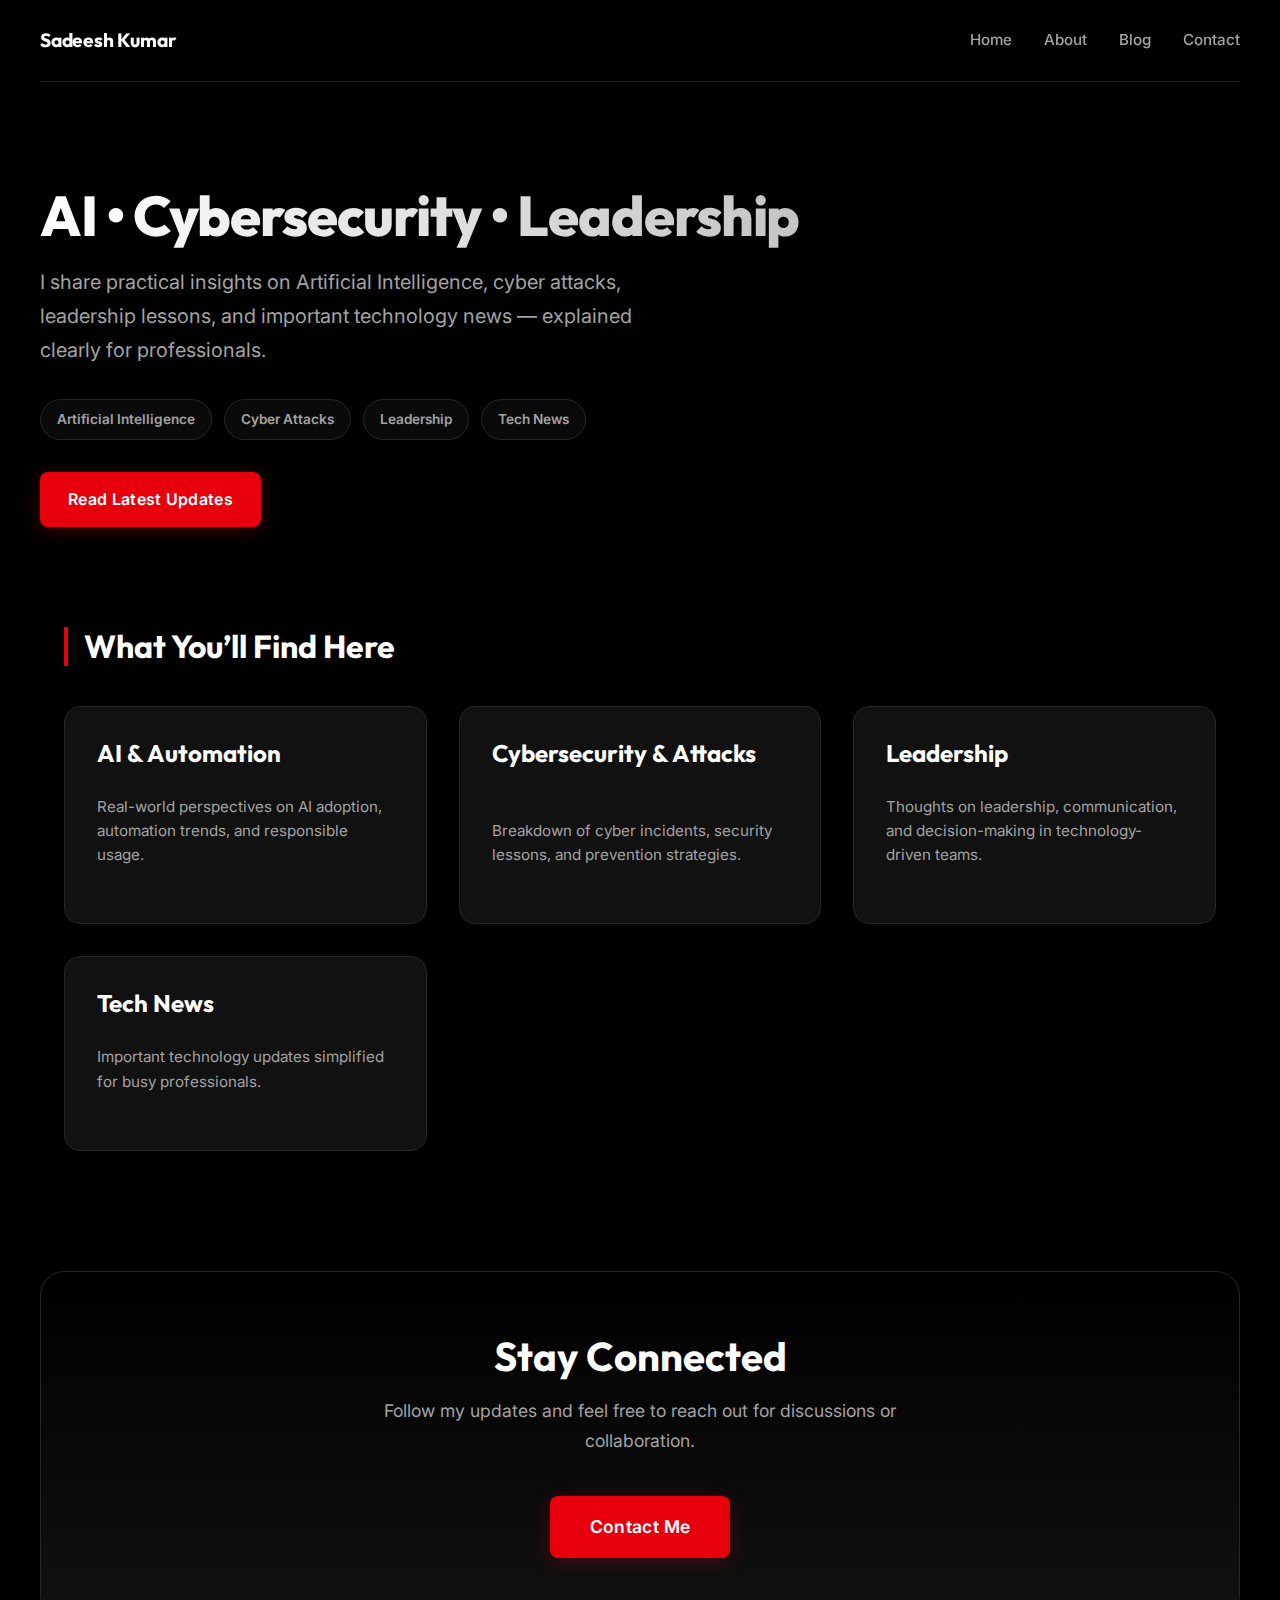
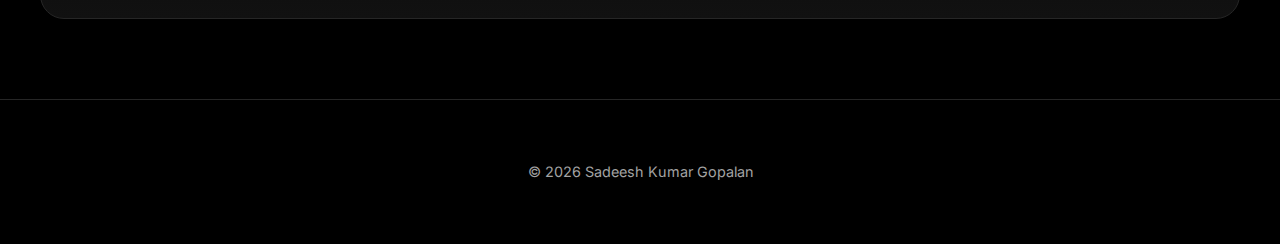
<file: index.html>
<!-- ===================== index.html ===================== -->
<!DOCTYPE html>
<html lang="en">

<head>
    <meta charset="utf-8" />
    <meta name="viewport" content="width=device-width, initial-scale=1" />
    <title>Home | Sadeesh Kumar</title>
    <link rel="stylesheet" href="assets/style.css">

</head>

<body>


    <header class="header container">
        <div class="logo" style="font-weight: bold; font-size: 1.2rem;">Sadeesh Kumar</div>
        <nav class="nav">
            <a href="index.html">Home</a>
            <a href="about.html">About</a>
            <a href="blog.html">Blog</a>
            <a href="#contact">Contact</a>
        </nav>
    </header>


    <section class="hero container">
        <div>
            <h1 class="h1">AI • Cybersecurity • Leadership</h1>
            <p class="h2">I share practical insights on Artificial Intelligence, cyber attacks, leadership lessons, and
                important
                technology news — explained clearly for professionals.</p>
            <div class="skills">
                <span>Artificial Intelligence</span>
                <span>Cyber Attacks</span>
                <span>Leadership</span>
                <span>Tech News</span>
            </div>
            <a class="read-more" href="blog.html">Read Latest Updates</a>
        </div>
        <!-- Optional: Add Profile Image here if available in assets -->
    </section>


    <section class="container">
        <h2 class="section-title">What You’ll Find Here</h2>
        <div class="grid">
            <div class="card">
                <h3>AI & Automation</h3>
                <p>Real-world perspectives on AI adoption, automation trends, and responsible usage.</p>
            </div>
            <div class="card">
                <h3>Cybersecurity & Attacks</h3>
                <p>Breakdown of cyber incidents, security lessons, and prevention strategies.</p>
            </div>
            <div class="card">
                <h3>Leadership</h3>
                <p>Thoughts on leadership, communication, and decision-making in technology-driven teams.</p>
            </div>
            <div class="card">
                <h3>Tech News</h3>
                <p>Important technology updates simplified for busy professionals.</p>
            </div>
        </div>
    </section>


    <section class="container contact-section" id="contact">
        <h2 class="section-title">Stay Connected</h2>
        <p>Follow my updates and feel free to reach out for discussions or collaboration.</p>
        <a class="read-more" href="mailto:mg.sadeeshkumar@gmail.com">Contact Me</a>
    </section>
<!-- Google tag (gtag.js) -->
<script async src="https://www.googletagmanager.com/gtag/js?id=G-6YX9M7XGCH"></script>
<script>
  window.dataLayer = window.dataLayer || [];
  function gtag(){dataLayer.push(arguments);}
  gtag('js', new Date());

  gtag('config', 'G-6YX9M7XGCH');
</script>

    <footer>
        © 2026 Sadeesh Kumar Gopalan
    </footer>


</body>

</html>
</file>
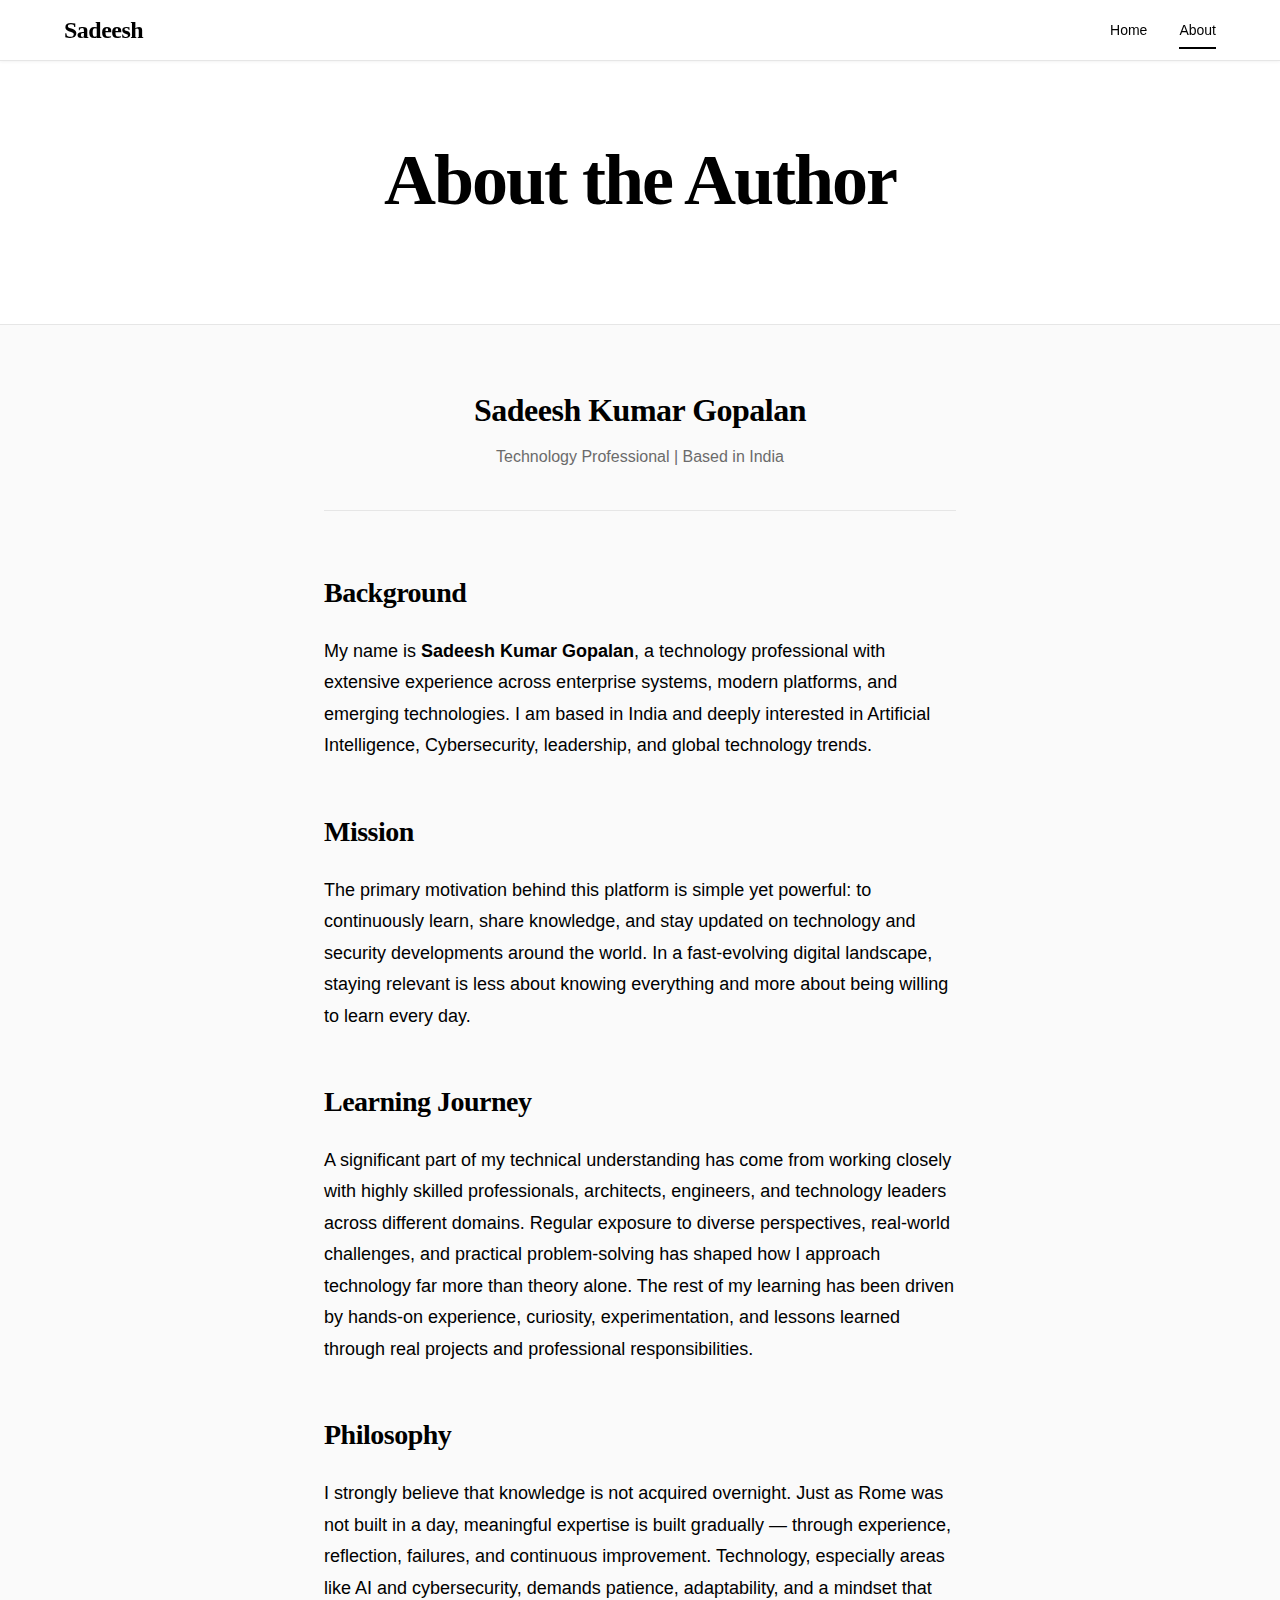
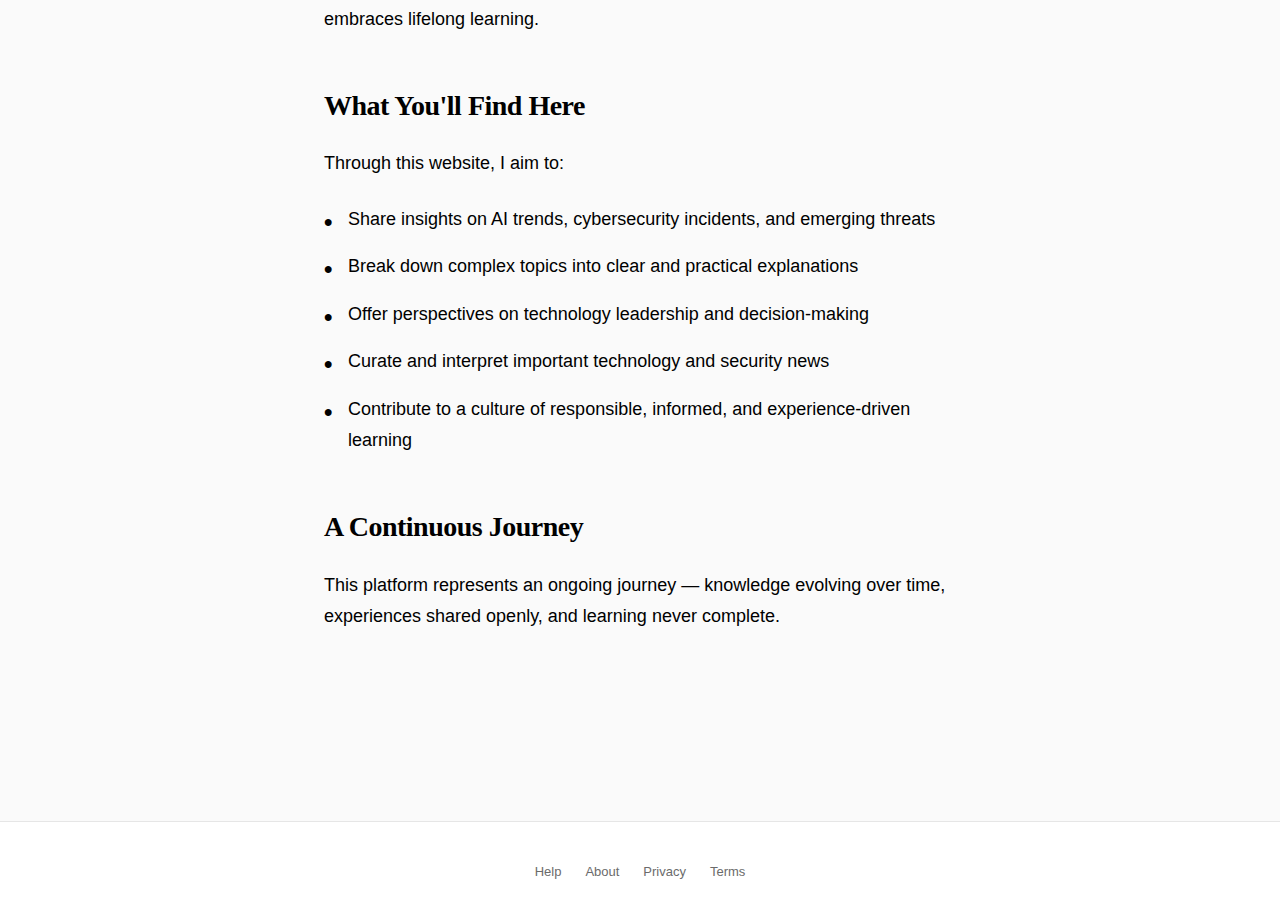
<file: about.html>
<!DOCTYPE html>
<html lang="en">
<head>
    <meta charset="UTF-8">
    <meta name="viewport" content="width=device-width, initial-scale=1.0">
    <title>About - Sadeesh's Blog</title>
    <link rel="stylesheet" href="css/style.css">
</head>
<body>
    <header>
        <div class="header-container">
            <a href="index.html" class="logo">Sadeesh</a>
            <nav class="main-nav">
                <a href="index.html" class="nav-link">Home</a>
                <a href="about.html" class="nav-link active">About</a>
            </nav>
        </div>
    </header>

    <main>
        <section class="hero">
            <div class="hero-content">
                <h1 class="hero-title">About the Author</h1>
            </div>
        </section>

        <section class="content-section">
            <div class="container">
                <article class="about-content">
                    <div class="about-intro">
                        <p class="about-name">Sadeesh Kumar Gopalan</p>
                        <p class="about-location">Technology Professional | Based in India</p>
                    </div>

                    <div class="about-section">
                        <h2>Background</h2>
                        <p>My name is <strong>Sadeesh Kumar Gopalan</strong>, a technology professional with extensive experience across enterprise systems, modern platforms, and emerging technologies. I am based in India and deeply interested in Artificial Intelligence, Cybersecurity, leadership, and global technology trends.</p>
                    </div>

                    <div class="about-section">
                        <h2>Mission</h2>
                        <p>The primary motivation behind this platform is simple yet powerful: to continuously learn, share knowledge, and stay updated on technology and security developments around the world. In a fast-evolving digital landscape, staying relevant is less about knowing everything and more about being willing to learn every day.</p>
                    </div>

                    <div class="about-section">
                        <h2>Learning Journey</h2>
                        <p>A significant part of my technical understanding has come from working closely with highly skilled professionals, architects, engineers, and technology leaders across different domains. Regular exposure to diverse perspectives, real-world challenges, and practical problem-solving has shaped how I approach technology far more than theory alone. The rest of my learning has been driven by hands-on experience, curiosity, experimentation, and lessons learned through real projects and professional responsibilities.</p>
                    </div>

                    <div class="about-section">
                        <h2>Philosophy</h2>
                        <p>I strongly believe that knowledge is not acquired overnight. Just as Rome was not built in a day, meaningful expertise is built gradually — through experience, reflection, failures, and continuous improvement. Technology, especially areas like AI and cybersecurity, demands patience, adaptability, and a mindset that embraces lifelong learning.</p>
                    </div>

                    <div class="about-section">
                        <h2>What You'll Find Here</h2>
                        <p>Through this website, I aim to:</p>
                        <ul class="about-goals">
                            <li>Share insights on AI trends, cybersecurity incidents, and emerging threats</li>
                            <li>Break down complex topics into clear and practical explanations</li>
                            <li>Offer perspectives on technology leadership and decision-making</li>
                            <li>Curate and interpret important technology and security news</li>
                            <li>Contribute to a culture of responsible, informed, and experience-driven learning</li>
                        </ul>
                    </div>

                    <div class="about-section">
                        <h2>A Continuous Journey</h2>
                        <p>This platform represents an ongoing journey — knowledge evolving over time, experiences shared openly, and learning never complete.</p>
                    </div>
                </article>
            </div>
        </section>
    </main>

    <footer>
        <div class="footer-container">
            <div class="footer-links">
                <a href="#">Help</a>
                <a href="about.html">About</a>
                <a href="#">Privacy</a>
                <a href="#">Terms</a>
            </div>
        </div>
    </footer>
</body>
</html>
</file>
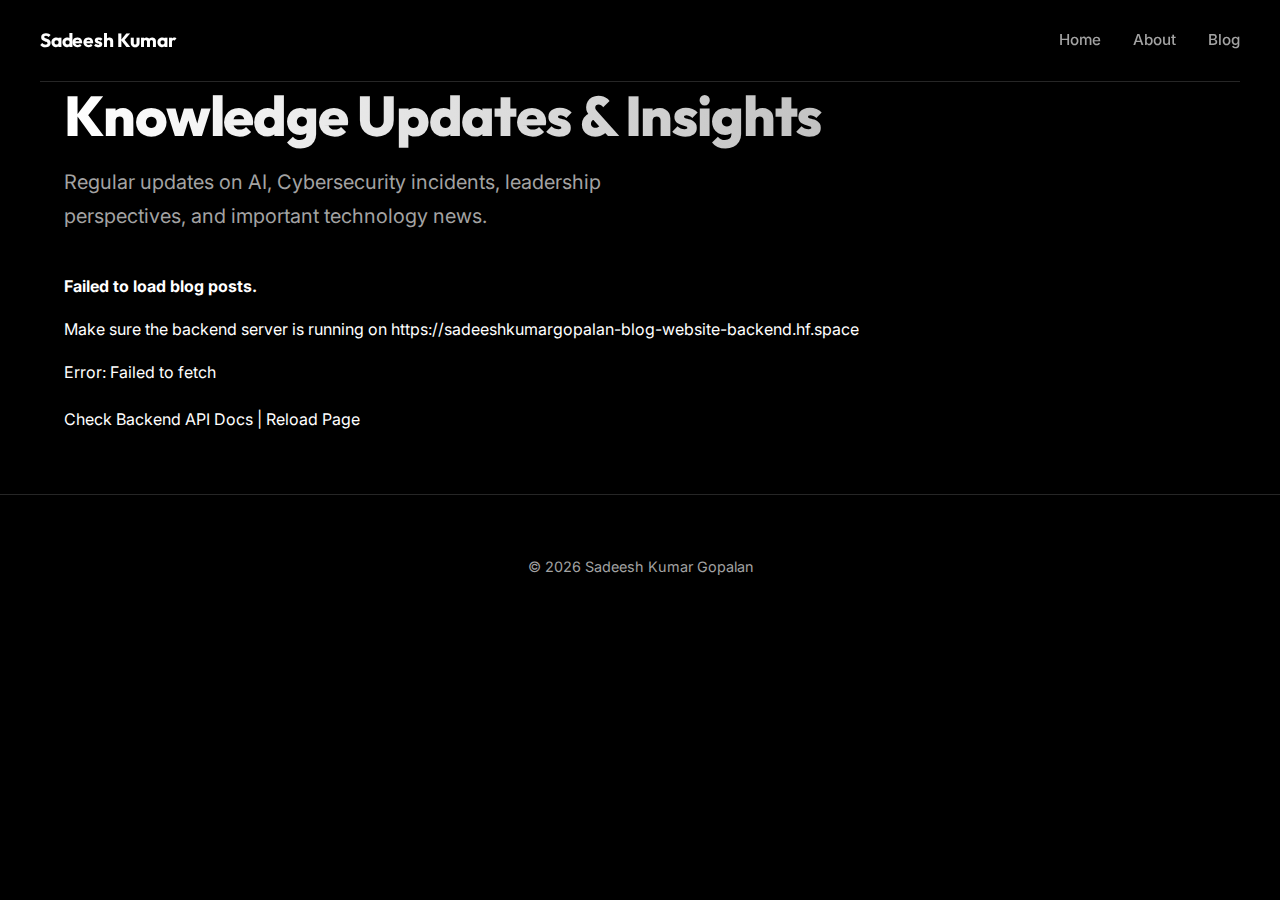
<file: blog.html>
<!DOCTYPE html>
<html lang="en">

<head>
    <meta charset="utf-8" />
    <meta name="viewport" content="width=device-width, initial-scale=1" />
    <title>Blog | Sadeesh Kumar</title>
    <link rel="stylesheet" href="./assets/style.css?v=2">

</head>

<body>
    <header class="header container">
        <div class="logo" style="font-weight: bold; font-size: 1.2rem;">Sadeesh Kumar</div>
        <nav class="nav">
            <a href="index.html">Home</a>
            <a href="about.html">About</a>
            <a href="blog.html">Blog</a>
        </nav>
    </header>

    <main class="container">
        <h1 class="h1">Knowledge Updates & Insights</h1>
        <p class="h2">Regular updates on AI, Cybersecurity incidents, leadership perspectives, and important technology
            news.</p>

        <!-- Blog posts will be loaded here dynamically -->
        <div id="blogPosts"></div>

        <!-- Single post view (hidden by default, shown when ?id= is in URL) -->
        <div id="blogPost" style="display: none;"></div>
    </main>

    <footer>
        © 2026 Sadeesh Kumar Gopalan
    </footer>

    <script src="config.js?v=cachebust1"></script>
    <script src="js/blog.js?v=cachebust1"></script>
</body>
<!-- Google tag (gtag.js) -->
<script async src="https://www.googletagmanager.com/gtag/js?id=G-P6031WHXVW"></script>
<script>
    window.dataLayer = window.dataLayer || [];
    function gtag() { dataLayer.push(arguments); }
    gtag('js', new Date());

    gtag('config', 'G-QPCFW1N27F');
</script>

</html>
</file>
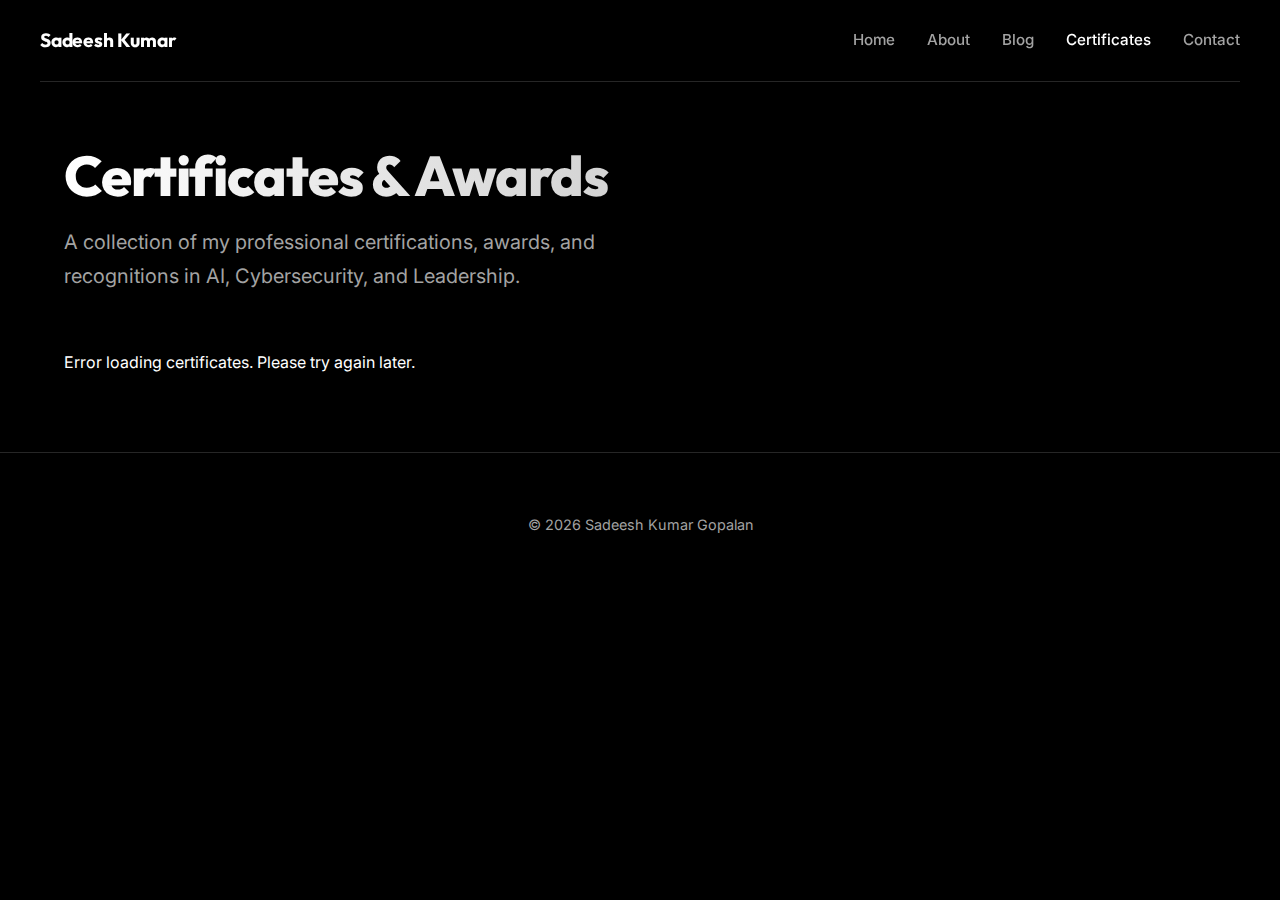
<file: certificates.html>
<!-- ===================== certificates.html ===================== -->
<!DOCTYPE html>
<html lang="en">

<head>
    <meta charset="utf-8" />
    <meta name="viewport" content="width=device-width, initial-scale=1" />
    <title>Certificates & Awards | Sadeesh Kumar</title>
    <link rel="stylesheet" href="assets/style.css">
    <style>
        .cert-grid {
            display: grid;
            grid-template-columns: repeat(auto-fill, minmax(350px, 1fr));
            gap: 32px;
            margin-top: 40px;
        }

        .cert-card {
            background: var(--card-bg);
            border: 1px solid var(--border);
            border-radius: var(--radius-md);
            overflow: hidden;
            transition: all 0.3s cubic-bezier(0.4, 0, 0.2, 1);
            display: flex;
            flex-direction: column;
        }

        .cert-card:hover {
            transform: translateY(-8px);
            border-color: var(--accent);
            box-shadow: 0 20px 40px rgba(0, 0, 0, 0.6);
        }

        .cert-image-container {
            width: 100%;
            aspect-ratio: 4/3;
            overflow: hidden;
            background: #000;
            border-bottom: 1px solid var(--border);
            cursor: pointer;
        }

        .cert-image {
            width: 100%;
            height: 100%;
            object-fit: cover;
            transition: transform 0.5s ease;
        }

        .cert-card:hover .cert-image {
            transform: scale(1.05);
        }

        .cert-info {
            padding: 24px;
        }

        .cert-issuer {
            color: var(--accent);
            font-size: 0.8rem;
            text-transform: uppercase;
            letter-spacing: 0.05em;
            font-weight: 700;
            margin-bottom: 8px;
        }

        .cert-title {
            font-size: 1.25rem;
            font-weight: 700;
            margin-bottom: 12px;
            color: #ffffff;
        }

        .cert-date {
            font-size: 0.85rem;
            color: var(--text-muted);
            margin-bottom: 16px;
        }

        .cert-desc {
            font-size: 0.95rem;
            color: var(--text-muted);
            line-height: 1.6;
        }

        /* Modal for full image */
        .modal {
            display: none;
            position: fixed;
            z-index: 1000;
            top: 0;
            left: 0;
            width: 100%;
            height: 100%;
            background: rgba(0, 0, 0, 0.9);
            backdrop-filter: blur(5px);
            justify-content: center;
            align-items: center;
            padding: 40px;
        }

        .modal-content {
            max-width: 90%;
            max-height: 90%;
            border-radius: var(--radius-md);
            box-shadow: 0 0 50px rgba(0,0,0,0.5);
        }

        .close-modal {
            position: absolute;
            top: 20px;
            right: 40px;
            color: #fff;
            font-size: 40px;
            font-weight: bold;
            cursor: pointer;
        }
    </style>
</head>

<body>

    <header class="header container">
        <div class="logo" style="font-weight: bold; font-size: 1.2rem;">Sadeesh Kumar</div>
        <nav class="nav">
            <a href="index.html">Home</a>
            <a href="about.html">About</a>
            <a href="blog.html">Blog</a>
            <a href="certificates.html" class="active">Certificates</a>
            <a href="index.html#contact">Contact</a>
        </nav>
    </header>

    <section class="container" style="margin-top: 60px;">
        <h1 class="h1">Certificates & Awards</h1>
        <p class="h2">A collection of my professional certifications, awards, and recognitions in AI, Cybersecurity, and Leadership.</p>

        <div id="certContainer" class="cert-grid">
            <!-- Loading State -->
            <div style="grid-column: 1/-1; text-align: center; padding: 40px; color: var(--text-muted);">
                Loading certificates...
            </div>
        </div>
    </section>

    <div id="imageModal" class="modal">
        <span class="close-modal">&times;</span>
        <img class="modal-content" id="modalImg">
    </div>

    <footer>
        © 2026 Sadeesh Kumar Gopalan
    </footer>

    <script src="config.js"></script>
    <script>
        const API_BASE_URL = window.API_BASE_URL || 'http://127.0.0.1:8000';
        document.addEventListener('DOMContentLoaded', async () => {
            const certContainer = document.getElementById('certContainer');
            const modal = document.getElementById('imageModal');
            const modalImg = document.getElementById('modalImg');
            const closeBtn = document.querySelector('.close-modal');

            closeBtn.onclick = () => modal.style.display = "none";
            window.onclick = (e) => { if (e.target == modal) modal.style.display = "none"; }

            try {
                const response = await fetch(`${API_BASE_URL}/api/certificates`);
                const certs = await response.json();

                if (certs.length === 0) {
                    certContainer.innerHTML = `
                        <div style="grid-column: 1/-1; text-align: center; padding: 40px; color: var(--text-muted); background: var(--card-bg); border-radius: var(--radius-md); border: 1px dashed var(--border);">
                            <p>No certificates uploaded yet.</p>
                        </div>
                    `;
                    return;
                }

                certContainer.innerHTML = certs.map(cert => `
                    <div class="cert-card">
                        <div class="cert-image-container" onclick="openModal('${API_BASE_URL}/uploads/${cert.image_url}')">
                            <img src="${API_BASE_URL}/uploads/${cert.image_url}" alt="${cert.title}" class="cert-image">
                        </div>
                        <div class="cert-info">
                            <div class="cert-issuer">${cert.issuer || ''}</div>
                            <h3 class="cert-title">${cert.title}</h3>
                            <div class="cert-date">${cert.issue_date || ''}</div>
                            <p class="cert-desc">${cert.description || ''}</p>
                        </div>
                    </div>
                `).join('');

            } catch (error) {
                console.error('Error fetching certificates:', error);
                certContainer.innerHTML = '<p>Error loading certificates. Please try again later.</p>';
            }
        });

        function openModal(imgSrc) {
            const modal = document.getElementById('imageModal');
            const modalImg = document.getElementById('modalImg');
            modal.style.display = "flex";
            modalImg.src = imgSrc;
        }
    </script>

</body>

</html>
</file>
<file: assets/style.css>
/* assets/style.css - World Class Premium Blog Styling */
@import url('https://fonts.googleapis.com/css2?family=Inter:wght@400;500;600&family=Outfit:wght@500;700;800&display=swap');

:root {
  --primary: #000000;
  --secondary: #0a0a0a;
  /* Slightly lighter black for contrast */
  --card-bg: #111111;
  /* Card background */
  --accent: #e7000b;
  /* Vibrant Red */
  --accent-glow: rgba(231, 0, 11, 0.25);
  --text-main: #ffffff;
  --text-muted: #a3a3a3;
  --border: #262626;

  --font-heading: 'Outfit', sans-serif;
  --font-body: 'Inter', sans-serif;

  --max-w: 1200px;
  --radius-sm: 8px;
  --radius-md: 16px;
  --radius-lg: 24px;
}

* {
  box-sizing: border-box;
}

body {
  margin: 0;
  padding: 0;
  background-color: var(--primary);
  color: var(--text-main);
  font-family: var(--font-body);
  line-height: 1.7;
  -webkit-font-smoothing: antialiased;
}

/* Typography */
h1,
h2,
h3,
h4,
h5,
h6 {
  font-family: var(--font-heading);
  color: var(--text-main);
  margin: 0;
  line-height: 1.2;
}

.h1 {
  font-size: 3.5rem;
  font-weight: 800;
  letter-spacing: -0.02em;
  color: #ffffff;
  /* Fallback color */
  background: linear-gradient(to right, #ffffff 0%, #a3a3a3 100%);
  background-clip: text;
  -webkit-background-clip: text;
  -webkit-text-fill-color: transparent;
}

.h2 {
  font-size: 1.25rem;
  font-weight: 400;
  color: var(--text-muted);
  margin-top: 16px;
  max-width: 600px;
}

.section-title {
  font-size: 2rem;
  font-weight: 700;
  margin-bottom: 24px;
  border-left: 4px solid var(--accent);
  padding-left: 16px;
}

a {
  color: inherit;
  text-decoration: none;
  transition: all 0.2s ease;
}

/* Layout */
.container {
  max-width: var(--max-w);
  margin: 0 auto;
  padding: 0 24px;
}

/* Header */
.header {
  padding: 24px 0;
  display: flex;
  justify-content: space-between;
  align-items: center;
  border-bottom: 1px solid var(--border);
  position: sticky;
  top: 0;
  background: rgba(0, 0, 0, 0.8);
  backdrop-filter: blur(10px);
  z-index: 100;
}

.logo {
  font-family: var(--font-heading);
  font-weight: 800;
  font-size: 1.5rem;
  letter-spacing: -0.01em;
}

.nav {
  display: flex;
  gap: 32px;
}

.nav a {
  font-weight: 500;
  font-size: 0.95rem;
  color: var(--text-muted);
}

.nav a:hover,
.nav a.active {
  color: var(--text-main);
}

/* Hero Section */
.hero {
  padding: 100px 0;
  display: flex;
  flex-direction: column;
  justify-content: center;
  min-height: 60vh;
}

.skills {
  margin-top: 32px;
  display: flex;
  gap: 12px;
  flex-wrap: wrap;
}

.skills span {
  padding: 8px 16px;
  background: var(--secondary);
  border: 1px solid var(--border);
  border-radius: 100px;
  font-size: 0.85rem;
  font-weight: 600;
  color: var(--text-muted);
  transition: transform 0.2s, border-color 0.2s;
}

.skills span:hover {
  border-color: var(--accent);
  color: var(--text-main);
  transform: translateY(-2px);
}

/* Buttons */
.read-more,
.cta {
  display: inline-flex;
  margin-top: 32px;
  padding: 14px 28px;
  background: var(--accent);
  color: white;
  border-radius: var(--radius-sm);
  font-weight: 600;
  font-size: 1rem;
  letter-spacing: 0.02em;
  transition: all 0.3s ease;
  box-shadow: 0 4px 20px var(--accent-glow);
}

.read-more:hover {
  transform: translateY(-3px);
  box-shadow: 0 8px 30px var(--accent-glow);
  filter: brightness(1.1);
}

/* Cards Grid */
.grid {
  display: grid;
  grid-template-columns: repeat(auto-fit, minmax(300px, 1fr));
  gap: 32px;
  margin-top: 40px;
}

.card {
  background: var(--card-bg);
  border: 1px solid var(--border);
  border-radius: var(--radius-md);
  padding: 32px;
  transition: all 0.3s cubic-bezier(0.4, 0, 0.2, 1);
  position: relative;
  overflow: hidden;
  display: flex;
  flex-direction: column;
  justify-content: space-between;
}

.card:hover {
  transform: translateY(-8px);
  border-color: var(--accent);
  box-shadow: 0 20px 40px rgba(0, 0, 0, 0.6);
}

.card h3 {
  font-size: 1.5rem;
  margin-bottom: 12px;
}

.card p {
  color: var(--text-muted);
  font-size: 0.95rem;
  margin-bottom: 24px;
  line-height: 1.6;
}

/* Contact Section */
.contact-section {
  text-align: center;
  margin-top: 120px;
  margin-bottom: 80px;
  padding: 60px 20px;
  background: linear-gradient(to bottom, transparent, var(--card-bg));
  border-radius: var(--radius-lg);
  border: 1px solid var(--border);
}

.contact-section .section-title {
  border-left: none;
  padding-left: 0;
  font-size: 2.5rem;
  margin-bottom: 16px;
}

.contact-section p {
  max-width: 600px;
  margin: 0 auto;
  color: var(--text-muted);
  font-size: 1.1rem;
}

.contact-section .read-more {
  margin-top: 40px;
  padding: 16px 40px;
  font-size: 1.1rem;
}

/* Category Filters */
.category-filters {
  display: flex;
  flex-wrap: wrap;
  gap: 12px;
  margin-bottom: 40px;
  margin-top: 24px;
}

.filter-btn {
  padding: 10px 20px;
  background: var(--secondary);
  border: 1px solid var(--border);
  border-radius: 100px;
  color: var(--text-muted);
  font-size: 0.9rem;
  font-weight: 600;
  cursor: pointer;
  transition: all 0.2s ease;
}

.filter-btn:hover {
  border-color: var(--accent);
  color: var(--text-main);
  transform: translateY(-2px);
}

.filter-btn.active {
  background: var(--accent);
  border-color: var(--accent);
  color: white;
  box-shadow: 0 4px 15px var(--accent-glow);
}


/* Blog Post List Styles */
#blogPosts {
  display: grid;
  grid-template-columns: repeat(3, 1fr);
  gap: 24px;
  margin-top: 40px;
}

.blog-post-card {
  background: var(--card-bg);
  border: 1px solid var(--border);
  border-radius: var(--radius-md);
  overflow: hidden;
  transition: all 0.3s ease;
  display: flex;
  flex-direction: column;
}

.blog-post-card:hover {
  border-color: var(--accent);
  transform: translateY(-4px);
  box-shadow: 0 10px 30px rgba(0, 0, 0, 0.5);
}

.post-image-container {
  background: #000;
  display: flex;
  justify-content: center;
  width: 100%;
  aspect-ratio: 16/9;
  overflow: hidden;
}

.post-image-preview {
  width: 100%;
  height: 100%;
  object-fit: cover;
  transition: transform 0.5s ease;
}

.blog-post-card:hover .post-image-preview {
  transform: scale(1.05);
}

.post-content {
  padding: 24px;
  display: flex;
  flex-direction: column;
  flex-grow: 1;
}

.post-meta {
  display: flex;
  gap: 16px;
  font-size: 0.8rem;
  color: var(--text-muted);
  margin-bottom: 12px;
  text-transform: uppercase;
  letter-spacing: 0.05em;
  font-weight: 600;
}

.post-category {
  color: var(--accent);
}

.post-title {
  font-size: 1.5rem;
  font-weight: 700;
  margin-bottom: 12px;
  margin-top: 0;
  color: #ffffff;
  line-height: 1.3;
}

.post-title a:hover {
  color: var(--accent);
}

.post-content .read-more {
  margin-top: auto;
  align-self: flex-start;
  padding: 10px 20px;
  font-size: 0.9rem;
}

.post-preview {
  color: var(--text-muted);
  font-size: 1rem;
  line-height: 1.6;
  margin-bottom: 24px;
  display: -webkit-box;
  -webkit-line-clamp: 3;
  line-clamp: 3;
  -webkit-box-orient: vertical;
  overflow: hidden;
}

/* Single Post Detail */
.blog-post-detail {
  max-width: 800px;
  margin: 60px auto;
}

.post-header {
  text-align: center;
  margin-bottom: 60px;
}

.post-title-detail {
  font-size: 3.5rem;
  font-weight: 800;
  line-height: 1.1;
  margin-bottom: 24px;
}

.post-text-content {
  font-size: 1.2rem;
  line-height: 1.8;
  color: #d4d4d4;
}

.post-text-content strong {
  color: white;
}

.post-text-content h2 {
  margin-top: 60px;
  font-size: 2rem;
  color: white;
}

.post-text-content h3 {
  margin-top: 40px;
  font-size: 1.5rem;
  color: white;
}

.post-text-content a {
  color: var(--accent);
  text-decoration: underline;
  text-underline-offset: 4px;
}

.post-text-content blockquote {
  border-left: 4px solid var(--accent);
  padding-left: 24px;
  margin: 40px 0;
  font-style: italic;
  color: white;
  font-size: 1.3rem;
}

.post-text-content ul,
.post-text-content ol {
  padding-left: 24px;
  margin-bottom: 24px;
}

.post-text-content li {
  margin-bottom: 12px;
}

/* Footer */
footer,
.footer {
  margin-top: 60px;
  padding: 60px 0;
  border-top: 1px solid var(--border);
  text-align: center;
  color: var(--text-muted);
  font-size: 0.9rem;
}

/* Mobile */
@media (max-width: 768px) {
  .h1 {
    font-size: 2.5rem;
  }

  .grid {
    grid-template-columns: 1fr;
  }

  #blogPosts {
    grid-template-columns: 1fr;
  }

  .header {
    flex-direction: column;
    gap: 20px;
  }

  .post-title-detail {
    font-size: 2.5rem;
  }

  .post-image-container {
    aspect-ratio: 4/3;
  }
}

/* Tablet */
@media (min-width: 769px) and (max-width: 1024px) {
  #blogPosts {
    grid-template-columns: repeat(2, 1fr);
  }
}
</file>
<file: css/style.css>
* {
    margin: 0;
    padding: 0;
    box-sizing: border-box;
}

:root {
    --bg-color: #fafafa;
    --text-color: #000000;
    --text-secondary: #6b6b6b;
    --border-color: #e6e6e6;
    --hover-color: #333333;
    --accent-color: #000000;
}

body {
    font-family: -apple-system, BlinkMacSystemFont, 'Segoe UI', Roboto, 'Helvetica Neue', Arial, sans-serif;
    background-color: var(--bg-color);
    color: var(--text-color);
    line-height: 1.6;
    min-height: 100vh;
    display: flex;
    flex-direction: column;
}

/* Header */
header {
    background-color: #ffffff;
    border-bottom: 1px solid var(--border-color);
    padding: 0;
    position: sticky;
    top: 0;
    z-index: 100;
    box-shadow: 0 1px 3px rgba(0, 0, 0, 0.05);
}

.header-container {
    max-width: 1200px;
    margin: 0 auto;
    padding: 0 24px;
    display: flex;
    justify-content: space-between;
    align-items: center;
    height: 60px;
}

.logo {
    font-size: 24px;
    font-weight: 700;
    letter-spacing: -0.5px;
    color: var(--text-color);
    text-decoration: none;
    font-family: 'Georgia', 'Times New Roman', serif;
}

.main-nav {
    display: flex;
    align-items: center;
    gap: 32px;
}

.nav-link {
    color: var(--text-color);
    text-decoration: none;
    font-size: 14px;
    font-weight: 400;
    transition: color 0.2s;
    position: relative;
    padding: 8px 0;
}

.nav-link:hover {
    color: var(--hover-color);
}

.nav-link.active {
    color: var(--accent-color);
    font-weight: 500;
}

.nav-link.active::after {
    content: '';
    position: absolute;
    bottom: 0;
    left: 0;
    right: 0;
    height: 2px;
    background-color: var(--accent-color);
}

.categories-dropdown {
    position: relative;
}

.categories-menu {
    position: absolute;
    top: 100%;
    right: 0;
    background: #ffffff;
    border: 1px solid var(--border-color);
    border-radius: 4px;
    box-shadow: 0 4px 12px rgba(0, 0, 0, 0.1);
    min-width: 200px;
    margin-top: 8px;
    padding: 8px 0;
    display: none;
    z-index: 1000;
}

.categories-dropdown:hover .categories-menu {
    display: block;
}

.categories-menu a {
    display: block;
    padding: 12px 20px;
    color: var(--text-color);
    text-decoration: none;
    font-size: 14px;
    transition: background-color 0.2s;
}

.categories-menu a:hover {
    background-color: #f5f5f5;
}

/* Hero Section */
.hero {
    background-color: #ffffff;
    padding: 80px 24px;
    text-align: center;
    border-bottom: 1px solid var(--border-color);
}

.hero-content {
    max-width: 800px;
    margin: 0 auto;
}

.hero-title {
    font-size: 72px;
    font-weight: 700;
    line-height: 1.1;
    margin-bottom: 24px;
    letter-spacing: -2px;
    font-family: 'Georgia', 'Times New Roman', serif;
    color: var(--text-color);
}

.hero-subtitle {
    font-size: 22px;
    color: var(--text-secondary);
    font-weight: 400;
    line-height: 1.5;
}

/* Content Section */
.content-section {
    flex: 1;
    padding: 60px 0;
}

.container {
    max-width: 680px;
    margin: 0 auto;
    padding: 0 24px;
}

/* Loading */
.loading {
    text-align: center;
    padding: 60px 20px;
    font-size: 16px;
    color: var(--text-secondary);
}

/* Blogs List */
.blogs-list {
    display: flex;
    flex-direction: column;
    gap: 48px;
}

.blog-card {
    color: var(--text-color);
    display: block;
    border-bottom: 1px solid var(--border-color);
    padding-bottom: 48px;
}

.blog-card:last-child {
    border-bottom: none;
}

.blog-meta {
    display: flex;
    align-items: center;
    gap: 12px;
    margin-bottom: 12px;
    font-size: 13px;
    color: var(--text-secondary);
}

.category-tag {
    background-color: #f5f5f5;
    padding: 4px 10px;
    border-radius: 3px;
    font-weight: 500;
    color: var(--text-color);
}

.blog-author {
    color: var(--text-color);
    font-weight: 500;
}

.blog-date {
    color: var(--text-secondary);
}

.blog-title {
    font-size: 28px;
    font-weight: 700;
    line-height: 1.3;
    margin-bottom: 12px;
    letter-spacing: -0.5px;
    font-family: 'Georgia', 'Times New Roman', serif;
}

.blog-preview {
    font-size: 18px;
    line-height: 1.7;
    color: var(--text-secondary);
    margin-bottom: 16px;
}

.blog-text-preview {
    font-size: 18px;
    line-height: 1.7;
    color: var(--text-secondary);
    margin: 20px 0;
}

.blog-image-preview {
    width: 100%;
    max-height: 400px;
    object-fit: cover;
    border-radius: 4px;
    margin: 20px 0;
}

.blog-video-preview {
    width: 100%;
    max-height: 400px;
    object-fit: cover;
    border-radius: 4px;
    margin: 20px 0;
    background-color: #000;
}

.blog-caption {
    font-size: 14px;
    color: var(--text-secondary);
    font-style: italic;
    margin-top: -10px;
    margin-bottom: 20px;
}

.read-more {
    font-size: 16px;
    color: var(--text-color);
    font-weight: 500;
    margin-top: 8px;
    display: inline-block;
}

.read-more-btn {
    background: none;
    border: none;
    color: var(--accent-color);
    font-size: 16px;
    font-weight: 500;
    cursor: pointer;
    padding: 8px 0;
    margin-top: 8px;
    text-decoration: underline;
    font-family: inherit;
}

.read-more-btn:hover {
    color: var(--hover-color);
}

.blog-text-preview .full-text {
    display: block;
    margin-top: 8px;
}

/* Blog Detail Page */
.blog-detail {
    max-width: 680px;
    margin: 0 auto;
    padding: 60px 24px;
}

.blog-header {
    margin-bottom: 40px;
    padding-bottom: 24px;
    border-bottom: 1px solid var(--border-color);
}

.blog-header .category-tag {
    margin-bottom: 16px;
    display: inline-block;
}

.blog-header h2 {
    font-size: 42px;
    font-weight: 700;
    line-height: 1.2;
    margin: 16px 0 12px 0;
    letter-spacing: -1px;
    font-family: 'Georgia', 'Times New Roman', serif;
}

.blog-meta-detail {
    display: flex;
    align-items: center;
    gap: 12px;
    font-size: 14px;
    color: var(--text-secondary);
    margin-top: 8px;
}

.blog-header .blog-author {
    color: var(--text-color);
    font-weight: 500;
}

.blog-header time {
    font-size: 14px;
    color: var(--text-secondary);
}

.blog-content {
    margin-top: 40px;
}

.blog-content img {
    width: 100%;
    height: auto;
    border-radius: 4px;
    margin: 32px 0;
}

.blog-content video {
    width: 100%;
    height: auto;
    border-radius: 4px;
    margin: 32px 0;
}

.blog-content .caption {
    font-size: 14px;
    color: var(--text-secondary);
    margin-top: -24px;
    margin-bottom: 32px;
    font-style: italic;
    text-align: center;
}

.blog-content .text-content {
    font-size: 21px;
    line-height: 1.75;
    color: var(--text-color);
    margin: 32px 0;
    white-space: pre-wrap;
    font-weight: 400;
}

/* Error and No Blogs */
.error, .no-blogs {
    text-align: center;
    padding: 60px 20px;
    font-size: 18px;
    color: var(--text-secondary);
}

.error a, .no-blogs a {
    color: var(--text-color);
    text-decoration: underline;
}

/* Footer */
footer {
    border-top: 1px solid var(--border-color);
    padding: 40px 0;
    margin-top: 80px;
    background-color: #ffffff;
}

.footer-container {
    max-width: 1200px;
    margin: 0 auto;
    padding: 0 24px;
}

.footer-links {
    display: flex;
    justify-content: center;
    gap: 24px;
    flex-wrap: wrap;
}

.footer-links a {
    color: var(--text-secondary);
    text-decoration: none;
    font-size: 13px;
    transition: color 0.2s;
}

.footer-links a:hover {
    color: var(--text-color);
}

/* About Page */
.about-content {
    max-width: 680px;
    margin: 0 auto;
}

.about-intro {
    text-align: center;
    margin-bottom: 60px;
    padding-bottom: 40px;
    border-bottom: 1px solid var(--border-color);
}

.about-name {
    font-size: 32px;
    font-weight: 700;
    margin-bottom: 8px;
    font-family: 'Georgia', 'Times New Roman', serif;
    color: var(--text-color);
    letter-spacing: -0.5px;
}

.about-location {
    font-size: 16px;
    color: var(--text-secondary);
    font-weight: 400;
}

.about-section {
    margin-bottom: 48px;
}

.about-section h2 {
    font-size: 28px;
    font-weight: 700;
    margin-bottom: 20px;
    font-family: 'Georgia', 'Times New Roman', serif;
    color: var(--text-color);
    letter-spacing: -0.5px;
}

.about-section p {
    font-size: 18px;
    line-height: 1.75;
    color: var(--text-color);
    margin-bottom: 16px;
}

.about-section p strong {
    font-weight: 600;
    color: var(--text-color);
}

.about-goals {
    list-style: none;
    padding: 0;
    margin: 24px 0;
}

.about-goals li {
    font-size: 18px;
    line-height: 1.75;
    color: var(--text-color);
    margin-bottom: 16px;
    padding-left: 24px;
    position: relative;
}

.about-goals li::before {
    content: '•';
    position: absolute;
    left: 0;
    color: var(--text-color);
    font-weight: bold;
    font-size: 24px;
    line-height: 1.5;
}

/* Responsive */
@media (max-width: 768px) {
    .hero-title {
        font-size: 48px;
    }
    
    .hero-subtitle {
        font-size: 18px;
    }
    
    .blog-title {
        font-size: 24px;
    }
    
    .blog-preview {
        font-size: 16px;
    }
    
    .blog-content .text-content {
        font-size: 18px;
    }
    
    .header-container {
        padding: 0 16px;
    }
    
    .main-nav {
        gap: 20px;
    }
    
    .nav-link {
        font-size: 13px;
    }
    
    .about-name {
        font-size: 28px;
    }
    
    .about-section h2 {
        font-size: 24px;
    }
    
    .about-section p,
    .about-goals li {
        font-size: 16px;
    }
}

@media (max-width: 480px) {
    .hero {
        padding: 60px 16px;
    }
    
    .hero-title {
        font-size: 36px;
    }
    
    .content-section {
        padding: 40px 0;
    }
    
    .blog-detail {
        padding: 40px 16px;
    }
}
</file>
